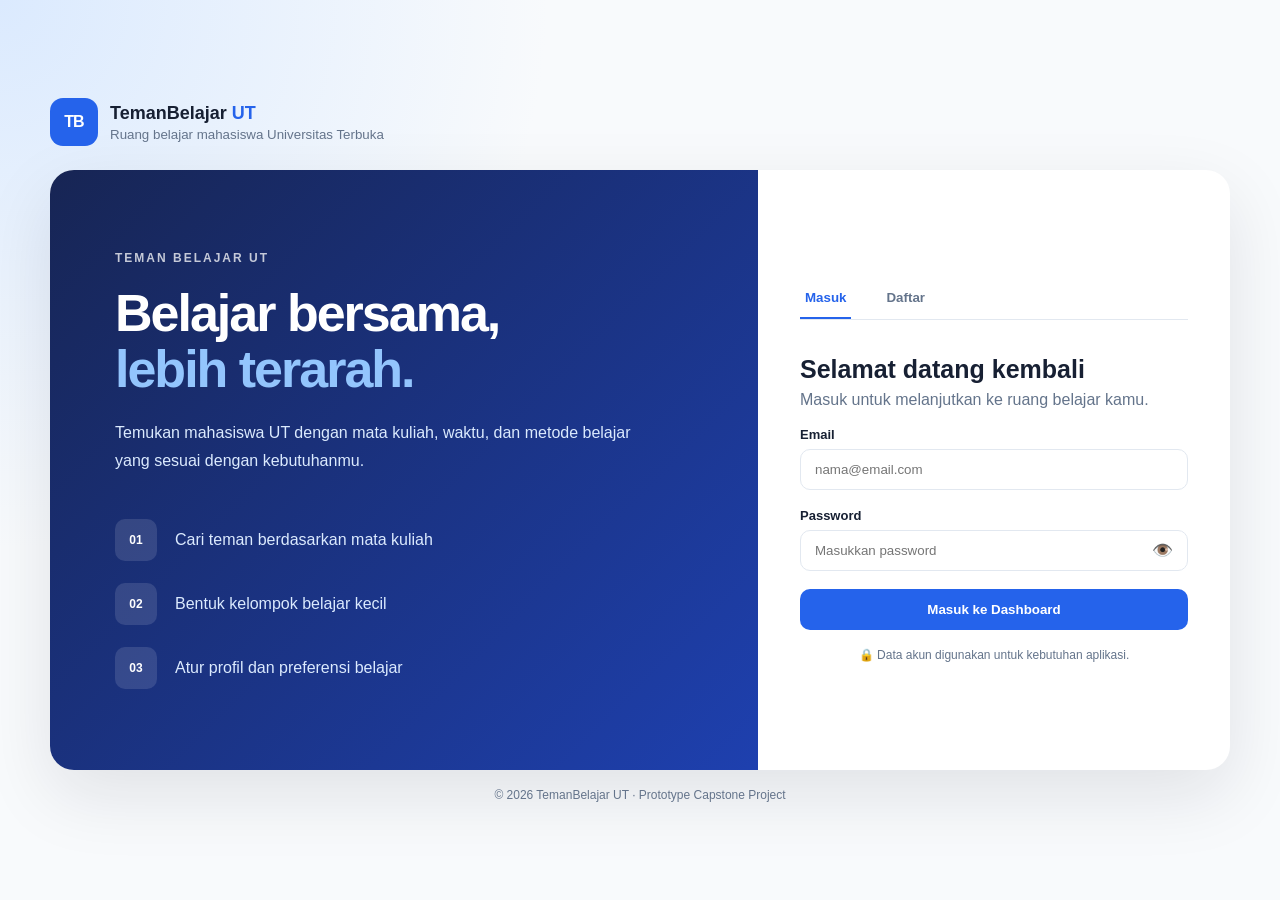
<file: frontend/index.html>
<!doctype html>
<html lang="id">
  <head>
    <meta charset="utf-8" />
    <meta name="viewport" content="width=device-width, initial-scale=1" />

    <title>TemanBelajar UT</title>

    <link rel="stylesheet" href="css/style.css" />
  </head>

  <body>
    <!-- TOAST -->
    <div id="toast"></div>

    <!-- =========================
         AUTH
    ========================== -->

    <section id="auth">
      <div class="auth-shell">
        <!-- BRAND -->

        <div class="auth-brand">
          <div class="brand-mark">TB</div>

          <div>
            <b> TemanBelajar <span>UT</span> </b>

            <small> Ruang belajar mahasiswa Universitas Terbuka </small>
          </div>
        </div>

        <!-- AUTH GRID -->

        <div class="auth-grid">
          <!-- LEFT -->

          <div class="auth-visual">
            <div class="eyebrow">TEMAN BELAJAR UT</div>

            <h1>
              Belajar bersama,
              <br />
              <span>lebih terarah.</span>
            </h1>

            <p>
              Temukan mahasiswa UT dengan mata kuliah, waktu, dan metode belajar
              yang sesuai dengan kebutuhanmu.
            </p>

            <div class="visual-points">
              <div>
                <b>01</b>
                <span> Cari teman berdasarkan mata kuliah </span>
              </div>

              <div>
                <b>02</b>
                <span> Bentuk kelompok belajar kecil </span>
              </div>

              <div>
                <b>03</b>
                <span> Atur profil dan preferensi belajar </span>
              </div>
            </div>
          </div>

          <!-- RIGHT -->

          <div class="auth-card">
            <!-- TABS -->

            <div class="tabs">
              <button class="auth-tab active" onclick="tab(0)" type="button">
                Masuk
              </button>

              <button class="auth-tab" onclick="tab(1)" type="button">
                Daftar
              </button>
            </div>

            <!-- =====================
                         LOGIN
                    ====================== -->

            <form id="login" onsubmit="login(event)">
              <div>
                <h2>Selamat datang kembali</h2>

                <p class="muted">
                  Masuk untuk melanjutkan ke ruang belajar kamu.
                </p>
              </div>

              <label>
                Email

                <input
                  id="email"
                  type="email"
                  placeholder="nama@email.com"
                  autocomplete="email"
                  required
                />
              </label>

              <label>
                Password

                <div class="password-wrapper">
                  <input
                    id="password"
                    type="password"
                    placeholder="Masukkan password"
                    autocomplete="current-password"
                    required
                  />

                  <button
                    type="button"
                    class="password-toggle"
                    onclick="togglePassword('password', this)"
                    aria-label="Tampilkan password"
                  >
                    👁️
                  </button>
                </div>
              </label>

              <button class="primary wide" type="submit">
                Masuk ke Dashboard
              </button>

              <p class="secure">
                🔒 Data akun digunakan untuk kebutuhan aplikasi.
              </p>
            </form>

            <!-- =====================
                         REGISTER
                    ====================== -->

            <form id="reg" class="hide" onsubmit="reg(event)">
              <div>
                <h2>Buat akun baru</h2>

                <p class="muted">
                  Lengkapi data dasar untuk mulai mencari teman belajar.
                </p>
              </div>

              <label>
                Nama lengkap

                <input id="rn" placeholder="Nama lengkap" required />
              </label>

              <label>
                Email

                <input
                  id="re"
                  type="email"
                  placeholder="nama@email.com"
                  required
                />
              </label>

              <label>
                Password

                <div class="password-wrapper">
                  <input
                    id="rp"
                    type="password"
                    placeholder="Minimal 6 karakter"
                    minlength="6"
                    required
                  />

                  <button
                    type="button"
                    class="password-toggle"
                    onclick="togglePassword('rp', this)"
                    aria-label="Tampilkan password"
                  >
                    👁️
                  </button>
                </div>
              </label>

              <label>
                Konfirmasi Password

                <div class="password-wrapper">
                  <input
                    id="rpc"
                    type="password"
                    placeholder="Ulangi password"
                    minlength="6"
                    required
                  />

                  <button
                    type="button"
                    class="password-toggle"
                    onclick="togglePassword('rpc', this)"
                    aria-label="Tampilkan password"
                  >
                    👁️
                  </button>
                </div>
              </label>

              <div class="two">
                <label>
                  Program studi

                  <input id="rs" value="Sistem Informasi" required />
                </label>

                <label>
                  Semester

                  <input
                    id="rsem"
                    type="number"
                    value="7"
                    min="1"
                    max="14"
                    required
                  />
                </label>
              </div>

              <label>
                Domisili
                <span class="optional"> opsional </span>

                <input id="rd" placeholder="Kabupaten / Kota" />
              </label>

              <button class="primary wide" type="submit">Buat Akun</button>
            </form>
          </div>
        </div>

        <!-- FOOTER -->

        <div class="auth-footer">
          © 2026 TemanBelajar UT · Prototype Capstone Project
        </div>
      </div>
    </section>

    <!-- JAVASCRIPT -->

    <script src="js/app.js"></script>
  </body>
</html>
</file>
<file: frontend/css/style.css>
/* =========================================================
   TEMANBELAJAR UT
   MAIN STYLESHEET
========================================================= */

* {
  box-sizing: border-box;
  margin: 0;
  padding: 0;
}

:root {
  --primary: #2563eb;
  --primary-dark: #1d4ed8;
  --primary-soft: #eff6ff;

  --text: #172033;
  --muted: #64748b;

  --border: #e2e8f0;
  --bg: #f6f8fc;
  --white: #ffffff;

  --success: #16a34a;
  --danger: #dc2626;

  --sidebar: #111827;

  --radius: 14px;
}

body {
  font-family: Inter, Arial, Helvetica, sans-serif;

  background: var(--bg);
  color: var(--text);

  min-height: 100vh;
}

/* =========================================================
   GENERAL
========================================================= */

button,
input,
select,
textarea {
  font-family: inherit;
}

button {
  cursor: pointer;
}

button:disabled {
  cursor: not-allowed;
  opacity: 0.65;
}

input,
select,
textarea {
  width: 100%;
  border: 1px solid var(--border);
  background: var(--white);
  color: var(--text);
  border-radius: 10px;
  padding: 12px 14px;
  outline: none;
  transition: 0.2s;
}

input:focus,
select:focus,
textarea:focus {
  border-color: var(--primary);
  box-shadow: 0 0 0 3px rgba(37, 99, 235, 0.1);
}

textarea {
  min-height: 120px;
  resize: vertical;
}

button {
  border: 0;
}

.hide {
  display: none !important;
}

.muted {
  color: var(--muted);
}

.optional {
  color: var(--muted);
  font-size: 12px;
  font-weight: normal;
}

/* =========================================================
   TOAST
========================================================= */

#toast {
  position: fixed;
  top: 22px;
  right: 22px;
  z-index: 9999;

  display: flex;
  flex-direction: column;
  gap: 10px;
}

.toast {
  background: #111827;
  color: white;

  padding: 13px 17px;
  border-radius: 10px;

  box-shadow: 0 10px 30px rgba(0, 0, 0, 0.15);

  font-size: 14px;
}

.toast.success {
  background: #15803d;
}

.toast.error {
  background: #dc2626;
}

.toast.info {
  background: #2563eb;
}

/* =========================================================
   LOGIN / REGISTER
========================================================= */

#auth {
  min-height: 100vh;

  display: flex;
  align-items: center;
  justify-content: center;

  padding: 30px;

  background:
    radial-gradient(circle at top left, #dbeafe, transparent 35%), #f8fafc;
}

.auth-shell {
  width: 100%;
  max-width: 1180px;
}

.auth-brand {
  display: flex;
  align-items: center;
  gap: 12px;

  margin-bottom: 24px;
}

.brand-mark {
  width: 48px;
  height: 48px;

  border-radius: 13px;

  background: var(--primary);
  color: white;

  display: flex;
  align-items: center;
  justify-content: center;

  font-weight: 800;
  letter-spacing: -1px;
}

.brand-mark.small {
  width: 40px;
  height: 40px;
  border-radius: 11px;
  font-size: 13px;
}

.auth-brand b {
  display: block;
  font-size: 18px;
}

.auth-brand b span {
  color: var(--primary);
}

.auth-brand small {
  display: block;
  margin-top: 3px;
  color: var(--muted);
}

.auth-grid {
  display: grid;
  grid-template-columns: 1.2fr 0.8fr;

  min-height: 600px;

  background: var(--white);

  border-radius: 24px;

  overflow: hidden;

  box-shadow: 0 25px 70px rgba(15, 23, 42, 0.1);
}

.auth-visual {
  padding: 65px;

  background: linear-gradient(135deg, #172554, #1e40af);

  color: white;

  display: flex;
  flex-direction: column;
  justify-content: center;
}

.eyebrow {
  font-size: 12px;
  font-weight: 800;
  letter-spacing: 2px;

  opacity: 0.75;

  margin-bottom: 20px;
}

.auth-visual h1 {
  font-size: 52px;
  line-height: 1.08;
  letter-spacing: -2px;

  margin-bottom: 22px;
}

.auth-visual h1 span {
  color: #93c5fd;
}

.auth-visual > p {
  max-width: 550px;

  line-height: 1.7;

  color: #dbeafe;
}

.visual-points {
  margin-top: 45px;

  display: flex;
  flex-direction: column;
  gap: 22px;
}

.visual-points div {
  display: flex;
  gap: 18px;
  align-items: center;
}

.visual-points b {
  width: 42px;
  height: 42px;

  display: flex;
  align-items: center;
  justify-content: center;

  border-radius: 10px;

  background: rgba(255, 255, 255, 0.12);

  font-size: 12px;
}

.visual-points span {
  color: #dbeafe;
}

.auth-card {
  padding: 42px;

  display: flex;
  flex-direction: column;
  justify-content: center;
}

.tabs {
  display: flex;
  gap: 8px;

  margin-bottom: 35px;

  border-bottom: 1px solid var(--border);
}

.auth-tab {
  background: transparent;
  color: var(--muted);

  padding: 12px 5px;

  border-bottom: 2px solid transparent;

  margin-right: 22px;

  font-weight: 700;
}

.auth-tab.active {
  color: var(--primary);
  border-bottom-color: var(--primary);
}

.auth-card form {
  display: flex;
  flex-direction: column;
  gap: 18px;
}

.auth-card h2 {
  font-size: 25px;
  margin-bottom: 7px;
}

.auth-card label {
  display: flex;
  flex-direction: column;
  gap: 7px;

  font-size: 13px;
  font-weight: 700;
}

.two {
  display: grid;
  grid-template-columns: 1fr 1fr;
  gap: 12px;
}

.primary,
.auth-card .primary {
  background: var(--primary);
  color: white;

  padding: 13px 18px;

  border-radius: 10px;

  font-weight: 700;

  transition: 0.2s;
}

.primary:hover {
  background: var(--primary-dark);
}

.wide {
  width: 100%;
}

.secure {
  text-align: center;
  font-size: 12px;
  color: var(--muted);
}

.auth-footer {
  text-align: center;

  margin-top: 18px;

  font-size: 12px;
  color: var(--muted);
}

/* =========================================================
   APPLICATION LAYOUT
========================================================= */

#app {
  min-height: 100vh;

  display: flex;
}

/* =========================================================
   SIDEBAR
========================================================= */

aside {
  width: 250px;

  background: var(--sidebar);
  color: white;

  min-height: 100vh;

  padding: 24px 15px;

  display: flex;
  flex-direction: column;

  position: fixed;
  left: 0;
  top: 0;
  bottom: 0;
}

.logo {
  display: flex;
  align-items: center;
  gap: 11px;

  padding: 5px 10px 25px;
}

.logo span {
  font-size: 14px;
  font-weight: 700;
}

.logo small {
  color: #94a3b8;
  font-size: 10px;
  font-weight: normal;
}

nav {
  display: flex;
  flex-direction: column;
  gap: 5px;
}

nav button {
  width: 100%;

  display: flex;
  align-items: center;

  gap: 13px;

  padding: 12px 13px;

  border-radius: 10px;

  background: transparent;
  color: #cbd5e1;

  text-align: left;

  font-size: 14px;

  transition: 0.2s;
}

nav button:hover {
  background: rgba(255, 255, 255, 0.06);
  color: white;
}

nav button.active {
  background: #2563eb;
  color: white;
}

nav button:first-letter {
  font-size: 18px;
}

.logout {
  margin-top: auto;

  width: 100%;

  display: flex;
  align-items: center;

  gap: 13px;

  padding: 12px 13px;

  background: transparent;
  color: #cbd5e1;

  border-radius: 10px;

  font-size: 14px;

  text-align: left;
}

.logout:hover {
  background: rgba(255, 255, 255, 0.06);
  color: white;
}

.admin-menu {
  margin-top: 15px;
  padding-top: 15px;

  border-top: 1px solid rgba(255, 255, 255, 0.08);
}

.nav-section-title {
  padding: 0 13px 8px;

  font-size: 9px;
  font-weight: 800;

  color: #64748b;

  letter-spacing: 1.5px;
}

/* =========================================================
   MAIN
========================================================= */

main {
  margin-left: 250px;

  width: calc(100% - 250px);

  min-height: 100vh;
}

header {
  height: 82px;

  background: white;

  border-bottom: 1px solid var(--border);

  padding: 0 35px;

  display: flex;
  align-items: center;
  justify-content: space-between;
}

header small {
  color: var(--muted);

  font-size: 10px;
  font-weight: 800;

  letter-spacing: 1.5px;
}

header h2 {
  font-size: 22px;

  margin-top: 4px;
}

.user-chip {
  display: flex;
  align-items: center;
  gap: 10px;

  font-size: 13px;
}

.mini-avatar {
  width: 38px;
  height: 38px;

  border-radius: 50%;

  background: var(--primary-soft);
  color: var(--primary);

  display: flex;
  align-items: center;
  justify-content: center;

  font-weight: 800;
}

.wrap {
  max-width: 1250px;

  margin: 0 auto;

  padding: 32px;
}

/* =========================================================
   HEAD
========================================================= */

.head {
  display: flex;

  align-items: center;
  justify-content: space-between;

  margin-bottom: 24px;
}

.head h2 {
  font-size: 25px;

  margin-bottom: 5px;
}

.head p {
  color: var(--muted);
  font-size: 14px;
}

/* =========================================================
   HERO
========================================================= */

.hero {
  min-height: 245px;

  padding: 35px;

  border-radius: 20px;

  background: linear-gradient(135deg, #eff6ff, #dbeafe);

  display: flex;
  justify-content: space-between;
  align-items: center;

  overflow: hidden;
}

.hero small {
  font-size: 12px;
  font-weight: 800;
  letter-spacing: 1.5px;

  color: var(--primary);
}

.hero h1 {
  font-size: 37px;

  margin: 10px 0;
}

.hero h1 span {
  color: var(--primary);
}

.hero p {
  max-width: 620px;

  color: #475569;

  line-height: 1.6;

  margin-bottom: 20px;
}

.hero button,
.head > button,
.group > button,
.person > button,
.profile > button,
.add button {
  background: var(--primary);
  color: white;

  padding: 12px 18px;

  border-radius: 10px;

  font-weight: 700;
}

.hero button:hover,
.head > button:hover,
.group > button:hover,
.person > button:hover,
.profile > button:hover,
.add button:hover {
  background: var(--primary-dark);
}

.hero-art {
  width: 150px;
  height: 150px;

  border-radius: 35px;

  background: rgba(37, 99, 235, 0.12);

  color: var(--primary);

  display: flex;
  align-items: center;
  justify-content: center;

  font-size: 44px;
  font-weight: 900;

  transform: rotate(8deg);
}

/* =========================================================
   STATS
========================================================= */

.stats {
  display: grid;

  grid-template-columns: repeat(4, 1fr);

  gap: 15px;

  margin: 22px 0;
}

.stats > div {
  background: white;

  border: 1px solid var(--border);

  border-radius: 14px;

  padding: 20px;
}

.stats span {
  display: block;

  color: var(--muted);

  font-size: 12px;

  margin-bottom: 8px;
}

.stats b {
  display: block;

  font-size: 28px;
}

/* =========================================================
   QUICK ACTION
========================================================= */

.quick {
  display: grid;

  grid-template-columns: repeat(3, 1fr);

  gap: 15px;
}

.quick button {
  background: white;

  border: 1px solid var(--border);

  border-radius: 14px;

  padding: 22px;

  text-align: left;

  transition: 0.2s;
}

.quick button:hover {
  border-color: #bfdbfe;

  transform: translateY(-2px);

  box-shadow: 0 8px 25px rgba(15, 23, 42, 0.05);
}

.quick strong {
  display: block;

  margin-bottom: 7px;

  font-size: 14px;
}

.quick small {
  color: var(--muted);

  line-height: 1.5;
}

/* =========================================================
   DASHBOARD INFO
========================================================= */

.dashboard-info {
  display: grid;

  grid-template-columns: 1fr 1fr;

  gap: 15px;

  margin-top: 15px;
}

.info-card {
  background: white;

  border: 1px solid var(--border);

  border-radius: 14px;

  padding: 22px;

  display: flex;

  gap: 15px;
}

.info-icon {
  width: 45px;
  height: 45px;

  border-radius: 12px;

  background: var(--primary-soft);

  display: flex;
  align-items: center;
  justify-content: center;

  font-size: 20px;
}

.info-card h3 {
  font-size: 15px;

  margin-bottom: 6px;
}

.info-card p {
  color: var(--muted);

  font-size: 13px;

  line-height: 1.6;
}

/* =========================================================
   FILTERS - CARI TEMAN
========================================================= */

.filters {
  background: white;

  border: 1px solid var(--border);

  border-radius: 16px;

  padding: 18px;

  display: grid;

  grid-template-columns: repeat(3, minmax(0, 1fr));

  gap: 12px;

  margin-bottom: 24px;
}

/* =========================================================
   FILTER INPUT & SELECT
========================================================= */

.filters input,
.filters select {
  width: 100%;

  height: 42px;

  padding: 0 14px;

  border: 1px solid var(--border);

  border-radius: 10px;

  background: white;

  color: #172033;

  font-family: inherit;

  font-size: 14px;

  outline: none;

  box-sizing: border-box;
}

/* SELECT */

.filters select {
  cursor: pointer;
}

/* Saat diklik */

.filters input:focus,
.filters select:focus {
  border-color: var(--primary);

  box-shadow: 0 0 0 3px rgba(37, 99, 235, 0.1);
}

/* =========================================================
   TOMBOL CARI
========================================================= */

.filters button {
  width: 100%;

  height: 42px;

  border: none;

  background: var(--primary);

  color: white;

  border-radius: 10px;

  font-family: inherit;

  font-size: 14px;

  font-weight: 700;

  cursor: pointer;

  transition:
    transform 0.15s ease,
    opacity 0.15s ease;
}

.filters button:hover {
  opacity: 0.92;
}

.filters button:active {
  transform: scale(0.98);
}

/* =========================================================
   RESPONSIVE
========================================================= */

@media (max-width: 1000px) {
  .filters {
    grid-template-columns: repeat(2, minmax(0, 1fr));
  }
}

@media (max-width: 650px) {
  .filters {
    grid-template-columns: 1fr;
  }
}

/* =========================================================
   PERSON / GROUP CARDS
========================================================= */

.cards {
  display: grid;

  grid-template-columns: repeat(3, 1fr);

  gap: 15px;
}

.person,
.group {
  background: white;

  border: 1px solid var(--border);

  border-radius: 15px;

  padding: 20px;
}

.person-top {
  display: flex;

  align-items: center;

  gap: 12px;

  margin-bottom: 15px;
}

.avatar {
  width: 45px;
  height: 45px;

  border-radius: 50%;

  background: var(--primary-soft);

  color: var(--primary);

  display: flex;
  align-items: center;
  justify-content: center;

  font-weight: 800;
}

.person h3,
.group h3 {
  font-size: 16px;

  margin-bottom: 4px;
}

.person-top span {
  color: var(--muted);

  font-size: 12px;
}

.tags {
  display: flex;

  flex-wrap: wrap;

  gap: 6px;

  margin-bottom: 13px;
}

.tags span,
.tag {
  background: #f1f5f9;

  color: #475569;

  padding: 5px 8px;

  border-radius: 6px;

  font-size: 10px;
}

.person p,
.group p {
  color: var(--muted);

  font-size: 13px;

  line-height: 1.6;

  margin-bottom: 12px;
}

.courses {
  font-size: 12px !important;
}

.person > button,
.group > button {
  width: 100%;
}

.group-icon {
  font-size: 28px;

  margin-bottom: 12px;
}

.group .tag {
  display: inline-block;

  margin-bottom: 10px;
}

.group-meta {
  display: flex;

  gap: 15px;

  color: var(--muted);

  font-size: 11px;

  margin-bottom: 15px;
}

.group > button:disabled {
  background: #e2e8f0;
  color: #64748b;
}

/* =========================================================
   COURSE
========================================================= */

.add {
  display: flex;

  gap: 10px;

  background: white;

  border: 1px solid var(--border);

  border-radius: 14px;

  padding: 18px;

  margin-bottom: 18px;
}

.add select {
  flex: 1;
}

.add button {
  min-width: 160px;
}

.list {
  display: flex;

  flex-direction: column;

  gap: 10px;
}

.course-row {
  background: white;

  border: 1px solid var(--border);

  border-radius: 12px;

  padding: 16px 18px;

  display: flex;

  justify-content: space-between;

  align-items: center;
}

.course-row span {
  display: flex;

  flex-direction: column;

  gap: 4px;
}

.course-row b {
  font-size: 14px;
}

.course-row small {
  color: var(--muted);
}

.danger {
  background: #fee2e2 !important;

  color: #b91c1c !important;

  padding: 8px 12px;

  border-radius: 8px;

  font-weight: 700;
}

.danger:hover {
  background: #fecaca !important;
}

/* =========================================================
   PROFILE
========================================================= */

.profile {
  background: white;

  border: 1px solid var(--border);

  border-radius: 16px;

  padding: 25px;

  display: flex;

  flex-direction: column;

  gap: 18px;
}

.profile-grid {
  display: grid;

  grid-template-columns: repeat(2, 1fr);

  gap: 15px;
}

.profile label {
  display: flex;

  flex-direction: column;

  gap: 7px;

  font-size: 13px;

  font-weight: 700;
}

.profile-contact {
  border-top: 1px solid var(--border);

  padding-top: 20px;

  display: flex;

  flex-direction: column;

  gap: 15px;
}

.profile-contact h3 {
  font-size: 16px;
}

.check {
  display: flex !important;

  flex-direction: row !important;

  align-items: center;

  gap: 8px;

  font-weight: 500 !important;

  color: #475569;
}

.check input {
  width: auto;
}

/* =========================================================
   MODAL
========================================================= */

.modal {
  position: fixed;

  inset: 0;

  z-index: 5000;

  background: rgba(15, 23, 42, 0.55);

  display: flex;

  align-items: center;
  justify-content: center;

  padding: 20px;
}

.box {
  width: 100%;
  max-width: 500px;

  background: white;

  border-radius: 18px;

  padding: 30px;

  position: relative;

  box-shadow: 0 25px 70px rgba(0, 0, 0, 0.2);
}

.box h2 {
  margin-bottom: 7px;
}

.box form {
  display: flex;

  flex-direction: column;

  gap: 12px;

  margin-top: 22px;
}

.box .x {
  position: absolute;

  right: 18px;
  top: 15px;

  background: transparent;

  font-size: 27px;

  color: var(--muted);
}

/* =========================================================
   ADMIN
========================================================= */

.admin-stats {
  display: grid;

  grid-template-columns: repeat(3, 1fr);

  gap: 15px;

  margin-bottom: 22px;
}

.admin-stat-card {
  background: white;

  border: 1px solid var(--border);

  border-radius: 14px;

  padding: 20px;

  display: flex;

  align-items: center;

  gap: 15px;
}

.admin-stat-icon {
  width: 48px;
  height: 48px;

  border-radius: 12px;

  background: var(--primary-soft);

  display: flex;

  align-items: center;
  justify-content: center;

  font-size: 20px;
}

.admin-stat-card span {
  display: block;

  color: var(--muted);

  font-size: 12px;

  margin-bottom: 5px;
}

.admin-stat-card strong {
  font-size: 25px;
}

.admin-tabs {
  display: flex;

  gap: 5px;

  border-bottom: 1px solid var(--border);

  margin-bottom: 18px;
}

.admin-tab {
  background: transparent;

  padding: 12px 16px;

  color: var(--muted);

  font-weight: 700;

  border-bottom: 2px solid transparent;
}

.admin-tab.active {
  color: var(--primary);

  border-bottom-color: var(--primary);
}

.admin-panel {
  background: white;

  border: 1px solid var(--border);

  border-radius: 15px;

  padding: 22px;
}

.admin-panel-head {
  margin-bottom: 20px;
}

.admin-panel-head h3 {
  margin-bottom: 5px;
}

.admin-panel-head p {
  color: var(--muted);

  font-size: 13px;
}

.admin-course-form {
  display: grid;

  grid-template-columns: 1fr 2fr auto;

  gap: 10px;

  padding-bottom: 20px;

  border-bottom: 1px solid var(--border);

  margin-bottom: 15px;
}

.admin-row {
  padding: 15px 0;

  border-bottom: 1px solid var(--border);

  display: flex;

  justify-content: space-between;

  align-items: center;

  gap: 15px;
}

.admin-row:last-child {
  border-bottom: 0;
}

.admin-row-main {
  display: flex;

  align-items: center;

  gap: 12px;
}

.admin-row-main > div:last-child {
  display: flex;

  flex-direction: column;

  gap: 4px;
}

.admin-row-main strong {
  font-size: 14px;
}

.admin-row-main span,
.admin-row-main small {
  color: var(--muted);

  font-size: 12px;
}

.admin-course-icon,
.admin-group-icon,
.admin-avatar {
  width: 42px;
  height: 42px;

  border-radius: 10px;

  background: var(--primary-soft);

  display: flex;

  align-items: center;
  justify-content: center;

  color: var(--primary);

  font-weight: 800;
}

.admin-row-actions,
.admin-user-actions {
  display: flex;

  align-items: center;

  gap: 7px;
}

.admin-row-actions button,
.admin-user-actions button {
  background: #f1f5f9;

  color: #475569;

  padding: 8px 11px;

  border-radius: 8px;

  font-size: 12px;

  font-weight: 700;
}

.admin-row-actions button:hover,
.admin-user-actions button:hover {
  background: #e2e8f0;
}

.role-badge {
  padding: 6px 9px;

  border-radius: 7px;

  font-size: 9px;

  font-weight: 800;

  letter-spacing: 0.5px;
}

.role-badge.admin {
  background: #dbeafe;

  color: #1d4ed8;
}

.role-badge.student {
  background: #f1f5f9;

  color: #64748b;
}

.self-label {
  color: var(--muted);

  font-size: 11px;
}

/* =========================================================
   EMPTY
========================================================= */

.empty {
  padding: 45px 20px;

  text-align: center;

  color: var(--muted);

  background: white;

  border: 1px dashed var(--border);

  border-radius: 14px;
}

/* =========================================================
   RESPONSIVE
========================================================= */

@media (max-width: 1000px) {
  .auth-grid {
    grid-template-columns: 1fr;
  }

  .auth-visual {
    display: none;
  }

  .stats {
    grid-template-columns: repeat(2, 1fr);
  }

  .quick {
    grid-template-columns: 1fr;
  }

  .cards {
    grid-template-columns: repeat(2, 1fr);
  }

  .filters {
    grid-template-columns: repeat(2, 1fr);
  }

  .admin-stats {
    grid-template-columns: 1fr;
  }

  .admin-course-form {
    grid-template-columns: 1fr;
  }
}

@media (max-width: 750px) {
  aside {
    width: 70px;

    padding: 15px 10px;
  }

  .logo span,
  nav button span,
  .logout span,
  .nav-section-title {
    display: none;
  }

  .logo {
    justify-content: center;
    padding: 5px 0 25px;
  }

  nav button,
  .logout {
    justify-content: center;
  }

  main {
    margin-left: 70px;

    width: calc(100% - 70px);
  }

  header {
    padding: 0 18px;
  }

  .wrap {
    padding: 20px;
  }

  .hero {
    padding: 25px;
  }

  .hero-art {
    display: none;
  }

  .cards {
    grid-template-columns: 1fr;
  }

  .dashboard-info {
    grid-template-columns: 1fr;
  }

  .profile-grid {
    grid-template-columns: 1fr;
  }

  .add {
    flex-direction: column;
  }

  .admin-row {
    align-items: flex-start;

    flex-direction: column;
  }

  .admin-user-actions,
  .admin-row-actions {
    width: 100%;
  }
}

@media (max-width: 520px) {
  #auth {
    padding: 15px;
  }

  .auth-card {
    padding: 25px;
  }

  .auth-grid {
    min-height: auto;
  }

  .two {
    grid-template-columns: 1fr;
  }

  .stats {
    grid-template-columns: 1fr;
  }

  .filters {
    grid-template-columns: 1fr;
  }

  .hero h1 {
    font-size: 29px;
  }

  .head {
    align-items: flex-start;

    flex-direction: column;

    gap: 15px;
  }

  .admin-tabs {
    overflow-x: auto;
  }

  .admin-tab {
    white-space: nowrap;
  }
}

/* =========================================================
   CONNECTION PAGE
========================================================= */

.panel {
  background: white;
  border: 1px solid var(--border);
  border-radius: 16px;
  padding: 22px;
  margin-top: 20px;
}

/* =========================================================
   SECTION HEADER
========================================================= */

.section-head {
  display: flex;
  align-items: center;
  justify-content: space-between;
  margin-bottom: 16px;
}

.section-head small {
  display: block;
  color: var(--primary);
  font-size: 12px;
  font-weight: 800;
  letter-spacing: 1.4px;
  line-height: 1.2;
  margin-bottom: 5px;
}

.section-head h2 {
  font-size: 18px;
  line-height: 1.3;
  font-weight: 700;
  margin: 0;
}

/* =========================================================
   CONNECTION GRID
========================================================= */

.grid {
  display: grid;
  grid-template-columns: repeat(3, 1fr);
  gap: 15px;
}

/* =========================================================
   CONNECTION CARD
========================================================= */

.grid .person {
  background: white;
  border: 1px solid var(--border);
  border-radius: 14px;
  padding: 18px;

  transition: 0.2s;
}

.grid .person:hover {
  border-color: #bfdbfe;

  transform: translateY(-2px);

  box-shadow: 0 8px 25px rgba(15, 23, 42, 0.06);
}

/* =========================================================
   CARD CONTENT
========================================================= */

.grid .person h3 {
  font-size: 14px;
  line-height: 1.35;
  margin-bottom: 3px;
}

.grid .person-top span {
  color: var(--muted);
  font-size: 11px;
  line-height: 1.4;
}

.grid .person p {
  color: var(--muted);
  font-size: 12px;
  line-height: 1.55;
  margin-bottom: 10px;
}

/* =========================================================
   AVATAR
========================================================= */

.grid .avatar {
  width: 42px;
  height: 42px;

  flex-shrink: 0;

  font-size: 14px;
}

/* =========================================================
   TAGS
========================================================= */

.grid .tags {
  display: flex;
  flex-wrap: wrap;

  gap: 5px;

  margin-bottom: 12px;
}

.grid .tags span {
  background: #f1f5f9;
  color: #475569;

  padding: 4px 7px;

  border-radius: 6px;

  font-size: 10px;
  line-height: 1.2;
}

/* =========================================================
   CONNECTION ACTIONS
========================================================= */

.connection-actions {
  display: flex;
  gap: 8px;

  margin-top: 15px;
}

.connection-actions button {
  flex: 1;

  padding: 9px 12px;

  border-radius: 9px;

  font-size: 12px;
  line-height: 1.2;
  font-weight: 700;

  cursor: pointer;

  transition: 0.2s;
}

/* TERIMA */

.connection-actions button:first-child {
  background: var(--primary);
  color: white;
}

.connection-actions button:first-child:hover {
  background: var(--primary-dark);
}

/* TOLAK */

.connection-actions button:last-child {
  background: #f1f5f9;
  color: #475569;

  border: 1px solid #e2e8f0;
}

.connection-actions button:last-child:hover {
  background: #fee2e2;
  color: #b91c1c;
  border-color: #fecaca;
}

/* =========================================================
   DISABLED BUTTON
========================================================= */

.grid .person > button:disabled {
  width: 100%;

  background: #e2e8f0;
  color: #64748b;

  cursor: default;

  padding: 9px 12px;

  border-radius: 9px;

  font-size: 12px;
  font-weight: 700;
}

/* =========================================================
   EMPTY STATE
========================================================= */

.grid .empty {
  grid-column: 1 / -1;

  padding: 35px 20px;

  text-align: center;

  background: #f8fafc;

  border: 1px dashed var(--border);

  border-radius: 12px;

  color: var(--muted);

  font-size: 12px;
  line-height: 1.5;
}

/* =========================================================
   CONNECTION HERO
========================================================= */

.hero h1 {
  font-size: 32px;
  line-height: 1.2;
  letter-spacing: -0.5px;

  margin: 8px 0 10px;
}

.hero p {
  font-size: 14px;
  line-height: 1.6;

  margin-bottom: 0;
}

.hero-art {
  font-size: 38px;
}

/* =========================================================
   RESPONSIVE
========================================================= */

@media (max-width: 1000px) {
  .grid {
    grid-template-columns: repeat(2, 1fr);
  }
}

@media (max-width: 600px) {
  .grid {
    grid-template-columns: 1fr;
  }

  .connection-actions {
    flex-direction: column;
  }
}

/* =========================================================
   NOTIFICATION PAGE
========================================================= */

.notification-panel {
  margin-top: 20px;
}

.notification-read-all {
  background: transparent;

  border: 1px solid var(--border);

  color: var(--primary);

  padding: 8px 12px;

  border-radius: 8px;

  font-size: 11px;

  font-weight: 700;

  cursor: pointer;
}

.notification-read-all:hover {
  background: #eff6ff;
}

/* =========================================================
   NOTIFICATION LIST
========================================================= */

.notification-list {
  display: flex;

  flex-direction: column;

  gap: 10px;
}

/* =========================================================
   NOTIFICATION ITEM
========================================================= */

.notification-item {
  display: flex;

  align-items: flex-start;

  gap: 13px;

  position: relative;

  padding: 15px 16px;

  border: 1px solid var(--border);

  border-radius: 12px;

  background: white;

  cursor: pointer;

  transition: 0.2s;
}

.notification-item:hover {
  border-color: #bfdbfe;

  background: #f8fbff;
}

/* NOTIFICATION BELUM DIBACA */

.notification-item.unread {
  background: #eff6ff;

  border-color: #bfdbfe;
}

/* =========================================================
   NOTIFICATION ICON
========================================================= */

.notification-icon {
  width: 38px;

  height: 38px;

  flex-shrink: 0;

  display: flex;

  align-items: center;

  justify-content: center;

  border-radius: 10px;

  background: #dbeafe;

  font-size: 17px;
}

/* =========================================================
   CONTENT
========================================================= */

.notification-content {
  flex: 1;

  min-width: 0;
}

.notification-content h3 {
  margin: 0 0 4px;

  font-size: 14px;

  line-height: 1.4;

  font-weight: 700;
}

.notification-content p {
  margin: 0 0 6px;

  color: var(--muted);

  font-size: 12px;

  line-height: 1.5;
}

.notification-content small {
  color: #94a3b8;

  font-size: 10px;
}

/* =========================================================
   UNREAD DOT
========================================================= */

.notification-dot {
  width: 8px;

  height: 8px;

  flex-shrink: 0;

  margin-top: 5px;

  border-radius: 50%;

  background: var(--primary);
}

/* =========================================================
   MOBILE
========================================================= */

@media (max-width: 600px) {
  .notification-item {
    padding: 13px;
  }

  .notification-read-all {
    font-size: 10px;

    padding: 7px 9px;
  }
}

/* =========================================================
   NOTIFICATION BADGE
========================================================= */

.notification-badge {
  display: inline-flex;

  align-items: center;

  justify-content: center;

  min-width: 18px;

  height: 18px;

  margin-left: 7px;

  padding: 0 5px;

  border-radius: 999px;

  background: #2563eb;

  color: white;

  font-size: 9px;

  font-weight: 800;

  line-height: 1;
}

/* HIDDEN */

.notification-badge.hide {
  display: none;
}

/* =========================
   PASSWORD TOGGLE
========================= */

.password-wrapper {
  position: relative;
  width: 100%;
}

.password-wrapper input {
  width: 100%;
  padding-right: 48px;
}

.password-toggle {
  position: absolute;
  right: 10px;
  top: 50%;
  transform: translateY(-50%);

  width: 32px;
  height: 32px;

  display: flex;
  align-items: center;
  justify-content: center;

  padding: 0;
  border: none;
  background: transparent;

  cursor: pointer;
  font-size: 17px;
}

.password-toggle:hover {
  background: transparent;
}

/* =========================
   FORM BUAT KELOMPOK
========================= */

#modal .box {
  width: min(560px, calc(100vw - 32px));
  padding: 30px;
  border-radius: 20px;
}

#modal .box h2 {
  margin: 0 35px 6px 0;
  font-size: 24px;
  font-weight: 800;
  color: var(--text);
}

#modal .box > .muted {
  margin: 0 0 24px;
  font-size: 14px;
  line-height: 1.5;
}

/* FORM GROUP */

#modal form {
  display: flex;
  flex-direction: column;
  gap: 18px;
}

#modal .form-group {
  display: flex;
  flex-direction: column;
  gap: 7px;
}

#modal .form-group label {
  font-size: 13px;
  font-weight: 700;
  color: #334155;
}

/* INPUT */

#modal input,
#modal select,
#modal textarea {
  width: 100%;
  box-sizing: border-box;

  border: 1px solid #dbe3ef;
  border-radius: 10px;

  background: #f8fafc;
  color: #172033;

  font-family: inherit;
  font-size: 14px;

  padding: 12px 14px;

  outline: none;

  transition:
    border-color 0.2s ease,
    box-shadow 0.2s ease,
    background 0.2s ease;
}

#modal input:focus,
#modal select:focus,
#modal textarea:focus {
  background: #ffffff;
  border-color: #2563eb;

  box-shadow: 0 0 0 3px rgba(37, 99, 235, 0.1);
}

/* DESKRIPSI */

#modal textarea {
  min-height: 90px;
  max-height: 150px;
  resize: vertical;
  line-height: 1.5;
}

/* WAKTU + KAPASITAS */

#modal .form-row {
  display: grid;
  grid-template-columns: 1.4fr 0.6fr;
  gap: 14px;
}

/* TOMBOL BUAT KELOMPOK */

#modal .create-group-btn {
  width: 100%;
  border: none;
  border-radius: 11px;

  padding: 13px 16px;

  background: #2563eb;
  color: #ffffff;

  font-family: inherit;
  font-size: 14px;
  font-weight: 700;

  cursor: pointer;

  transition:
    background 0.2s ease,
    transform 0.2s ease,
    box-shadow 0.2s ease;
}

#modal .create-group-btn:hover {
  background: #1d4ed8;

  transform: translateY(-1px);

  box-shadow: 0 6px 16px rgba(37, 99, 235, 0.2);
}

#modal .create-group-btn:active {
  transform: translateY(0);
}

/* RESPONSIVE */

@media (max-width: 560px) {
  #modal .box {
    padding: 24px 20px;
  }

  #modal .form-row {
    grid-template-columns: 1fr;
  }
}

/* =========================================================
   DASHBOARD - PROFESSIONAL UI
========================================================= */

/* =========================
   STATISTICS
========================= */

.dashboard-stats {
  margin: 22px 0 28px;
}

.dashboard-stats .stat-card {
  display: flex;
  align-items: center;
  gap: 14px;

  min-height: 82px;
  padding: 18px;

  background: #ffffff;

  border: 1px solid var(--border);
  border-radius: 16px;

  transition:
    transform 0.2s ease,
    box-shadow 0.2s ease,
    border-color 0.2s ease;
}

.dashboard-stats .stat-card:hover {
  transform: translateY(-2px);

  border-color: #bfdbfe;

  box-shadow: 0 8px 24px rgba(15, 23, 42, 0.06);
}

.stat-icon {
  width: 44px;
  height: 44px;

  flex-shrink: 0;

  display: flex;
  align-items: center;
  justify-content: center;

  border-radius: 12px;

  background: #eff6ff;

  font-size: 20px;
}

.stat-content span {
  display: block;

  margin-bottom: 5px;

  color: var(--muted);

  font-size: 12px;
}

.stat-content b {
  display: block;

  color: var(--text);

  font-size: 25px;
  line-height: 1;
}

/* =========================
   SECTION HEADER
========================= */

.dashboard-section-head {
  display: flex;
  align-items: flex-end;
  justify-content: space-between;

  margin: 6px 0 14px;
}

.dashboard-section-head h3 {
  margin: 0 0 4px;

  font-size: 18px;
  font-weight: 800;

  color: var(--text);
}

.dashboard-section-head p {
  margin: 0;

  color: var(--muted);

  font-size: 13px;
  line-height: 1.5;
}

/* =========================
   QUICK ACTION
========================= */

.dashboard-quick {
  margin-bottom: 30px;
}

.dashboard-quick button {
  position: relative;

  display: flex;
  align-items: flex-start;
  gap: 14px;

  min-height: 145px;

  padding: 20px;

  background: #ffffff;

  border: 1px solid var(--border);
  border-radius: 16px;

  text-align: left;

  cursor: pointer;

  transition:
    transform 0.2s ease,
    box-shadow 0.2s ease,
    border-color 0.2s ease;
}

.dashboard-quick button:hover {
  transform: translateY(-3px);

  border-color: #bfdbfe;

  box-shadow: 0 12px 28px rgba(15, 23, 42, 0.07);
}

.quick-icon {
  width: 44px;
  height: 44px;

  flex-shrink: 0;

  display: flex;
  align-items: center;
  justify-content: center;

  border-radius: 12px;

  background: var(--primary-soft);

  font-size: 20px;
}

.quick-content {
  display: flex;
  flex-direction: column;
  align-items: flex-start;
}

.quick-content strong {
  margin-bottom: 7px;

  color: var(--text);

  font-size: 15px;
}

.quick-content small {
  color: var(--muted);

  font-size: 12px;
  line-height: 1.55;
}

.quick-link {
  margin-top: 14px;

  color: var(--primary);

  font-size: 12px;
  font-weight: 700;
}

/* =========================
   FEATURE SECTION
========================= */

.dashboard-feature-head {
  margin-top: 4px;
}

/* =========================
   INFO CARDS
========================= */

.dashboard-info {
  gap: 16px;

  margin-top: 0;
}

.info-action {
  width: 100%;

  min-height: 145px;

  box-sizing: border-box;

  border: 1px solid var(--border);

  cursor: pointer;

  text-align: left;

  font-family: inherit;

  transition:
    transform 0.2s ease,
    box-shadow 0.2s ease,
    border-color 0.2s ease;
}

.info-action:hover {
  transform: translateY(-3px);

  border-color: #bfdbfe;

  box-shadow: 0 12px 28px rgba(15, 23, 42, 0.07);
}

.info-action:focus-visible {
  outline: 3px solid rgba(37, 99, 235, 0.15);

  outline-offset: 2px;
}

.info-content {
  flex: 1;
}

.info-content h3 {
  margin: 0 0 7px;

  color: var(--text);

  font-size: 15px;
}

.info-content p {
  margin: 0;

  color: var(--muted);

  font-size: 12px;

  line-height: 1.6;
}

.info-link {
  display: inline-block;

  margin-top: 13px;

  color: var(--primary);

  font-size: 12px;
  font-weight: 700;
}

/* =========================
   RESPONSIVE
========================= */

@media (max-width: 900px) {
  .dashboard-stats {
    grid-template-columns: repeat(2, 1fr);
  }

  .dashboard-quick {
    grid-template-columns: 1fr;
  }
}

@media (max-width: 600px) {
  .dashboard-stats {
    grid-template-columns: 1fr;
  }

  .dashboard-info {
    grid-template-columns: 1fr;
  }

  .dashboard-section-head h3 {
    font-size: 16px;
  }
}

/* Tampilan daftar anggota kelompok */
.group-members {
  margin-top: 15px;
  padding: 15px;
  background: #f8fafc;
  border: 1px solid #e2e8f0;
  border-radius: 10px;
}

.group-members h4 {
  margin-bottom: 12px;
  color: #1e293b;
}

.group-member-item {
  display: flex;
  align-items: center;
  gap: 12px;
  padding: 10px 0;
  border-bottom: 1px solid #e2e8f0;
}

.group-member-item:last-child {
  border-bottom: none;
}

.group-member-item .avatar {
  width: 38px;
  height: 38px;
  min-width: 38px;
  display: flex;
  align-items: center;
  justify-content: center;
  border-radius: 50%;
  background: #dbeafe;
  color: #1d4ed8;
  font-weight: bold;
}

.group-member-item small {
  display: block;
  margin-top: 4px;
  color: #64748b;
}

.group-member-item span {
  margin-left: auto;
  font-size: 12px;
  color: #2563eb;
  font-weight: bold;
}
</file>
